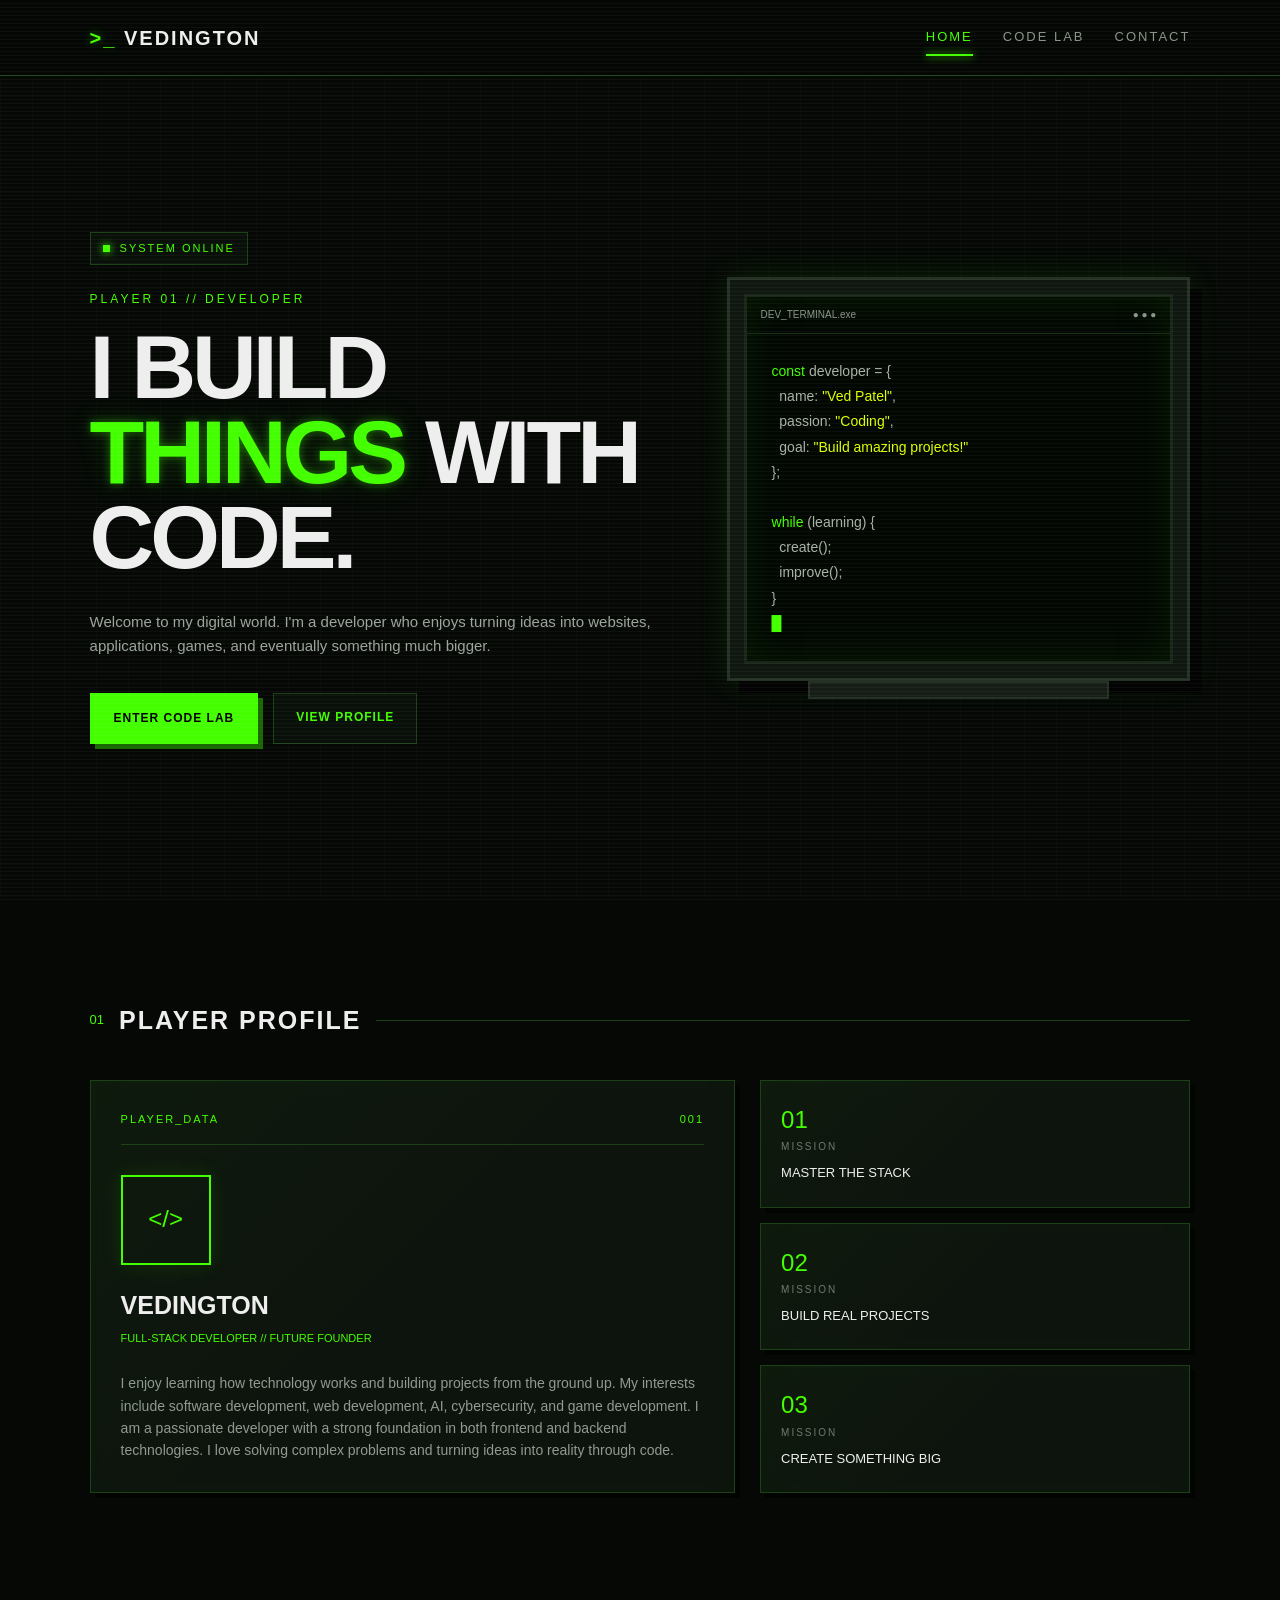
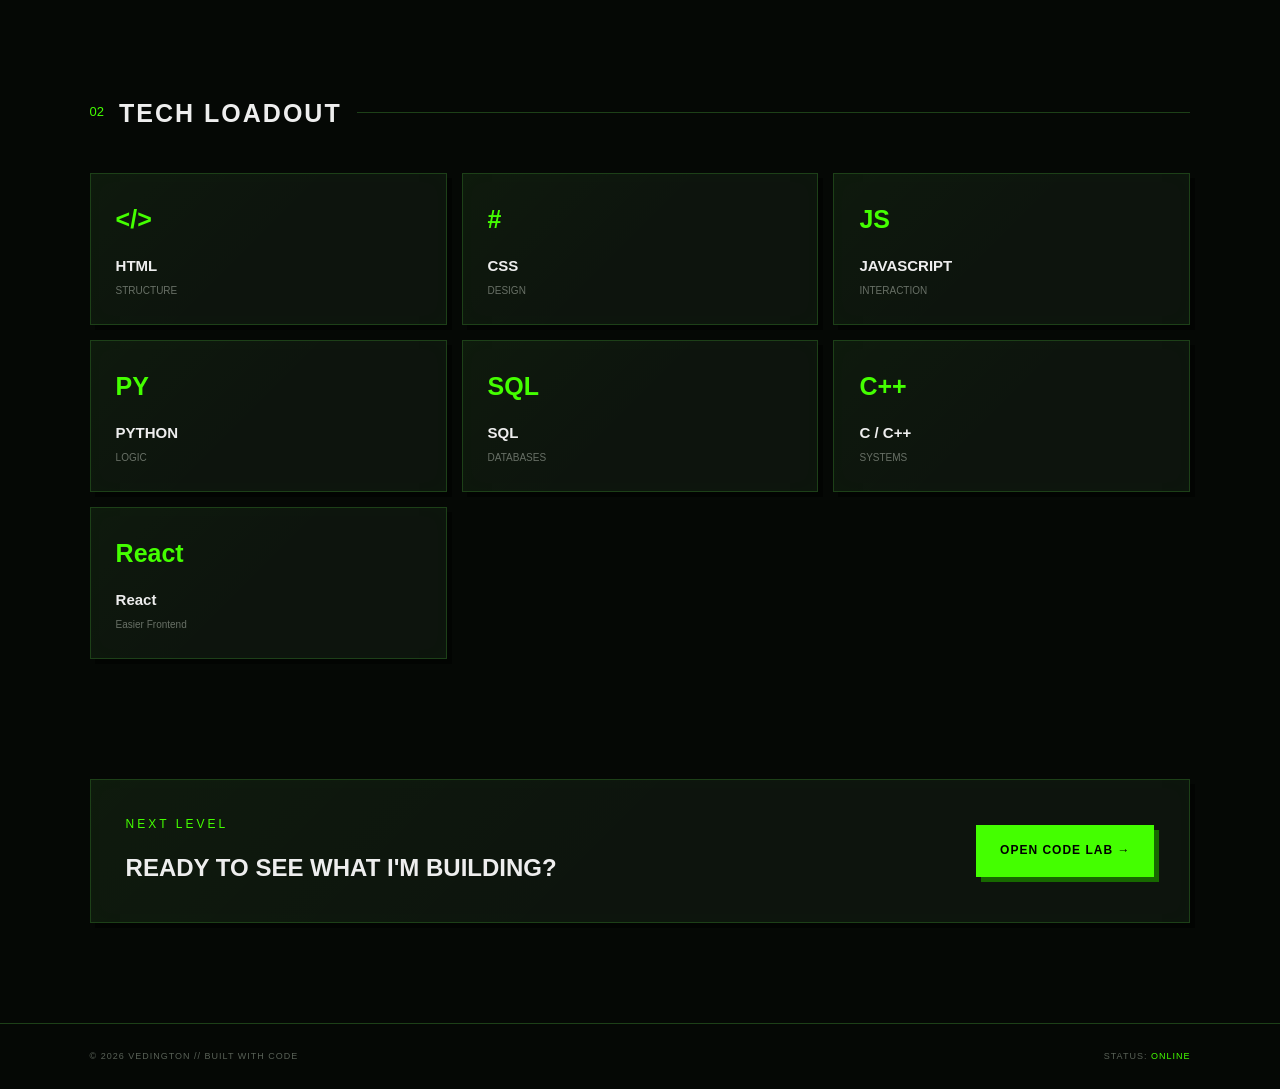
<file: index.html>
<!DOCTYPE html>
<html lang="en">
<head>
    <meta charset="UTF-8">
    <meta name="viewport" content="width=device-width, initial-scale=1.0">
    <title>VEDINGTON // CODE</title>
    <link rel="stylesheet" href="style.css">
</head>

<body>

    <!-- Retro scanline overlay -->
    <div class="scanlines"></div>

    <header class="navbar">
        <a href="index.html" class="logo">
            <span class="logo-symbol">&gt;_</span>
            VEDINGTON
        </a>

        <nav>
            <a href="index.html" class="active">HOME</a>
            <a href="projects.html">CODE LAB</a>
            <a href="contact.html">CONTACT</a>
        </nav>
    </header>

    <main>

        <!-- HERO -->
        <section class="hero">

            <div class="hero-content">

                <div class="status">
                    <span class="status-dot"></span>
                    SYSTEM ONLINE
                </div>

                <p class="small-text">PLAYER 01 // DEVELOPER</p>

                <h1>
                    I BUILD
                    <span>THINGS</span>
                    WITH CODE.
                </h1>

                <p class="hero-description">
                    Welcome to my digital world. I'm a developer who enjoys
                    turning ideas into websites, applications, games, and
                    eventually something much bigger.
                </p>

                <div class="hero-buttons">
                    <a href="projects.html" class="pixel-button primary">
                        ENTER CODE LAB
                    </a>

                    <a href="#about" class="pixel-button secondary">
                        VIEW PROFILE
                    </a>
                </div>

            </div>

            <!-- Pixel computer -->
            <div class="computer-container">

                <div class="computer">
                    <div class="screen">

                        <div class="terminal-top">
                            <span>DEV_TERMINAL.exe</span>
                            <span>● ● ●</span>
                        </div>

                        <div class="terminal-code">
                            <p><span class="green">const</span> developer = {</p>
                            <p>&nbsp;&nbsp;name: <span class="yellow">"Ved Patel"</span>,</p>
                            <p>&nbsp;&nbsp;passion: <span class="yellow">"Coding"</span>,</p>
                            <p>&nbsp;&nbsp;goal: <span class="yellow">"Build amazing projects!"</span></p>
                            <p>};</p>
                            <br>
                            <p><span class="green">while</span> (learning) {</p>
                            <p>&nbsp;&nbsp;create();</p>
                            <p>&nbsp;&nbsp;improve();</p>
                            <p>}</p>
                            <p class="cursor">█</p>
                        </div>

                    </div>
                </div>

                <div class="computer-base"></div>

            </div>

        </section>


        <!-- ABOUT -->
        <section id="about" class="section">

            <div class="section-heading">
                <span>01</span>
                <h2>PLAYER PROFILE</h2>
            </div>

            <div class="about-grid">

                <div class="profile-card panel">

                    <div class="card-header">
                        <span>PLAYER_DATA</span>
                        <span>001</span>
                    </div>

                    <div class="avatar">
                        &lt;/&gt;
                    </div>

                    <h3>VEDINGTON</h3>

                    <p class="role">
                        FULL-STACK DEVELOPER // FUTURE FOUNDER
                    </p>

                    <p>
                        I enjoy learning how technology works and building
                        projects from the ground up. My interests include
                        software development, web development, AI,
                        cybersecurity, and game development. I am a 
                        passionate developer with a strong foundation in 
                        both frontend and backend technologies. I love solving
                        complex problems and turning ideas into reality through 
                        code.
                    </p>

                </div>


                <div class="stats">

                    <div class="stat-card panel">
                        <span class="stat-number">01</span>
                        <span class="stat-label">MISSION</span>
                        <p>MASTER THE STACK</p>
                    </div>

                    <div class="stat-card panel">
                        <span class="stat-number">02</span>
                        <span class="stat-label">MISSION</span>
                        <p>BUILD REAL PROJECTS</p>
                    </div>

                    <div class="stat-card panel">
                        <span class="stat-number">03</span>
                        <span class="stat-label">MISSION</span>
                        <p>CREATE SOMETHING BIG</p>
                    </div>

                </div>

            </div>

        </section>


        <!-- SKILLS -->
        <section class="section">

            <div class="section-heading">
                <span>02</span>
                <h2>TECH LOADOUT</h2>
            </div>

            <div class="skills-grid">

                <div class="skill panel">
                    <div class="skill-icon">&lt;/&gt;</div>
                    <h3>HTML</h3>
                    <p>STRUCTURE</p>
                </div>

                <div class="skill panel">
                    <div class="skill-icon">#</div>
                    <h3>CSS</h3>
                    <p>DESIGN</p>
                </div>

                <div class="skill panel">
                    <div class="skill-icon">JS</div>
                    <h3>JAVASCRIPT</h3>
                    <p>INTERACTION</p>
                </div>

                <div class="skill panel">
                    <div class="skill-icon">PY</div>
                    <h3>PYTHON</h3>
                    <p>LOGIC</p>
                </div>

                <div class="skill panel">
                    <div class="skill-icon">SQL</div>
                    <h3>SQL</h3>
                    <p>DATABASES</p>
                </div>

                <div class="skill panel">
                    <div class="skill-icon">C++</div>
                    <h3>C / C++</h3>
                    <p>SYSTEMS</p>
                </div>

                <div class="skill panel">
                    <div class="skill-icon">React</div>
                    <h3>React</h3>
                    <p>Easier Frontend</p>
                </div>

            </div>

        </section>


        <!-- CTA -->
        <section class="cta panel">

            <div>
                <p class="small-text">NEXT LEVEL</p>
                <h2>READY TO SEE WHAT I'M BUILDING?</h2>
            </div>

            <a href="projects.html" class="pixel-button primary">
                OPEN CODE LAB →
            </a>

        </section>

    </main>


    <footer>
        <p>© 2026 VEDINGTON // BUILT WITH CODE</p>
        <p>STATUS: <span>ONLINE</span></p>
    </footer>

</body>
</html>
</file>
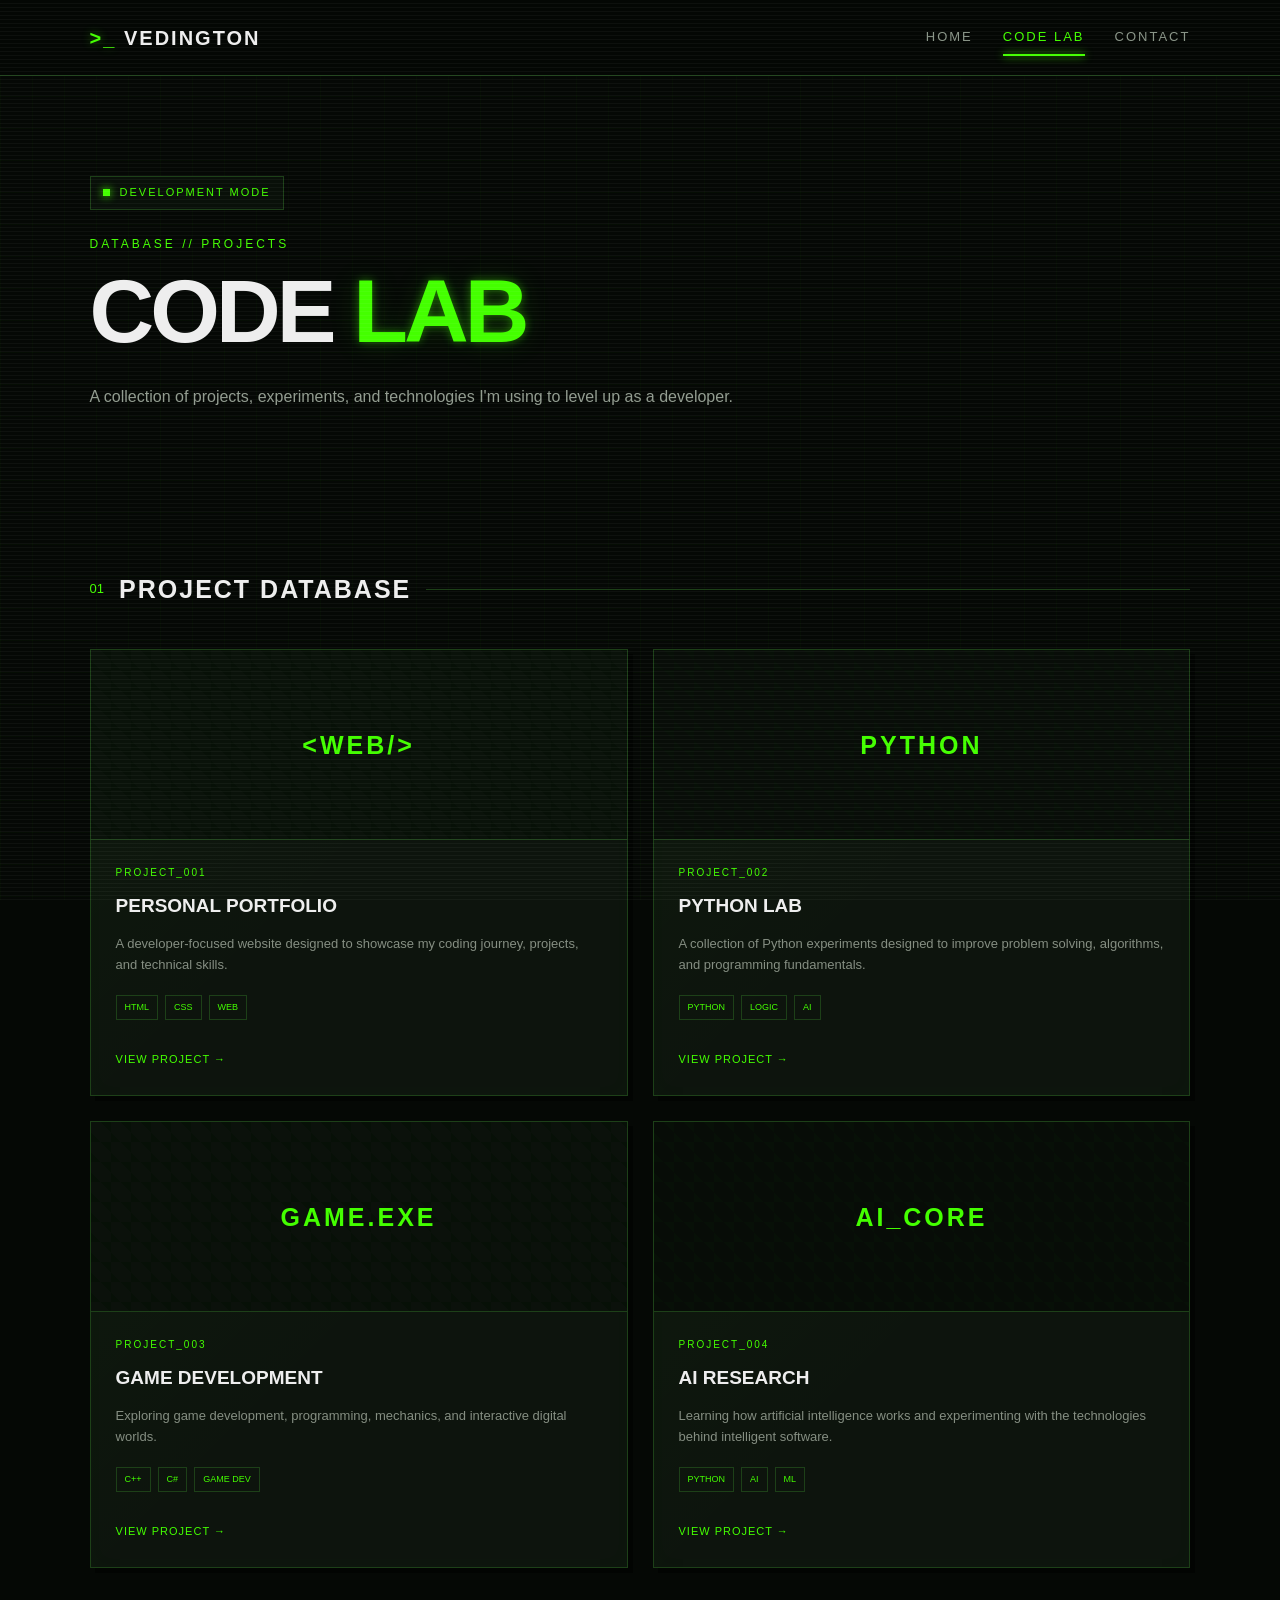
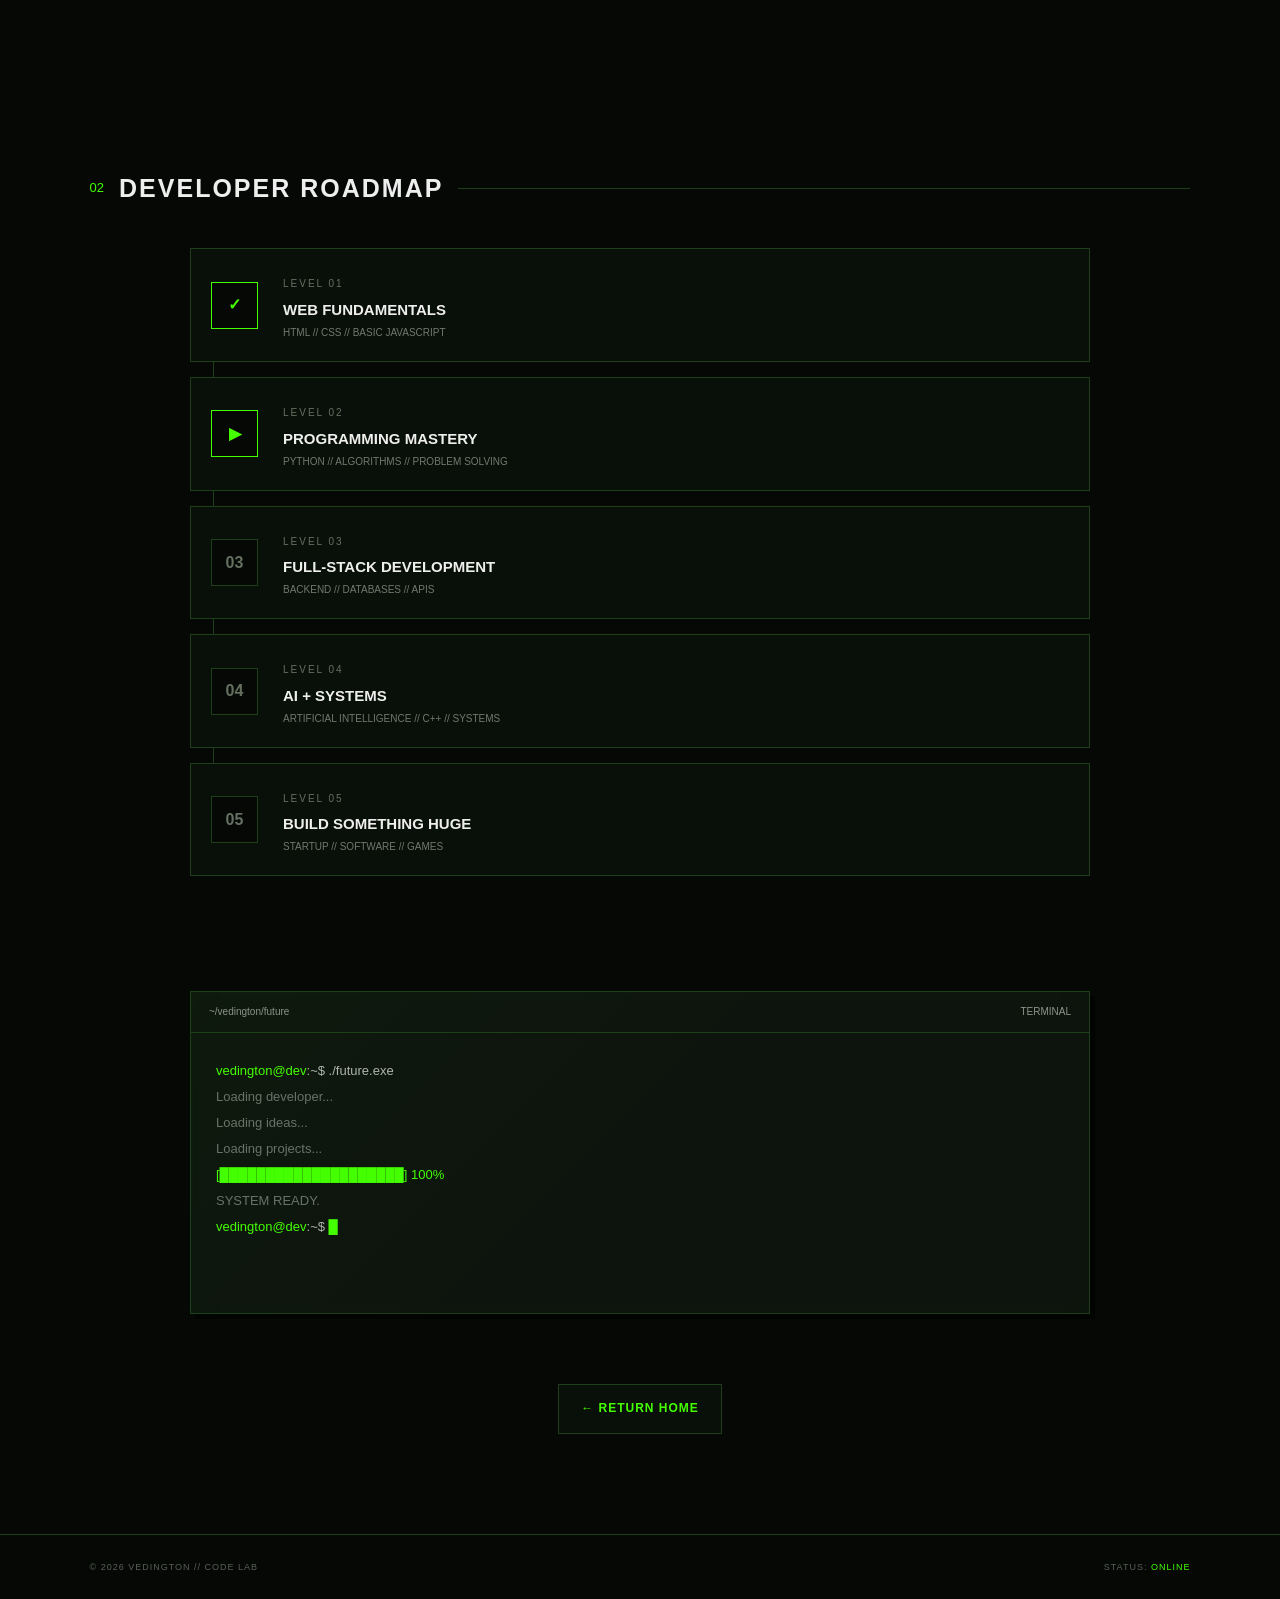
<file: projects.html>
<!DOCTYPE html>
<html lang="en">
<head>
    <meta charset="UTF-8">
    <meta name="viewport" content="width=device-width, initial-scale=1.0">
    <title>CODE LAB // VEDINGTON</title>
    <link rel="stylesheet" href="style.css">
</head>

<body>

    <div class="scanlines"></div>

    <header class="navbar">
        <a href="index.html" class="logo">
            <span class="logo-symbol">&gt;_</span>
            VEDINGTON
        </a>

        <nav>
            <a href="index.html">HOME</a>
            <a href="projects.html" class="active">CODE LAB</a>
            <a href="contact.html">CONTACT</a>
        </nav>
    </header>


    <main>

        <!-- PAGE HEADER -->
        <section class="page-header">

            <div class="status">
                <span class="status-dot"></span>
                DEVELOPMENT MODE
            </div>

            <p class="small-text">DATABASE // PROJECTS</p>

            <h1>
                CODE
                <span>LAB</span>
            </h1>

            <p>
                A collection of projects, experiments, and technologies
                I'm using to level up as a developer.
            </p>

        </section>


        <!-- PROJECTS -->
        <section class="section">

            <div class="section-heading">
                <span>01</span>
                <h2>PROJECT DATABASE</h2>
            </div>


            <div class="projects-grid">

                <article class="project-card panel">

                    <div class="project-image project-one">
                        <span>&lt;WEB/&gt;</span>
                    </div>

                    <div class="project-content">

                        <div class="project-number">
                            PROJECT_001
                        </div>

                        <h3>PERSONAL PORTFOLIO</h3>

                        <p>
                            A developer-focused website designed to showcase
                            my coding journey, projects, and technical skills.
                        </p>

                        <div class="tags">
                            <span>HTML</span>
                            <span>CSS</span>
                            <span>WEB</span>
                        </div>

                        <a href="#" class="project-link">
                            VIEW PROJECT →
                        </a>

                    </div>

                </article>


                <article class="project-card panel">

                    <div class="project-image project-two">
                        <span>PYTHON</span>
                    </div>

                    <div class="project-content">

                        <div class="project-number">
                            PROJECT_002
                        </div>

                        <h3>PYTHON LAB</h3>

                        <p>
                            A collection of Python experiments designed to
                            improve problem solving, algorithms, and
                            programming fundamentals.
                        </p>

                        <div class="tags">
                            <span>PYTHON</span>
                            <span>LOGIC</span>
                            <span>AI</span>
                        </div>

                        <a href="#" class="project-link">
                            VIEW PROJECT →
                        </a>

                    </div>

                </article>


                <article class="project-card panel">

                    <div class="project-image project-three">
                        <span>GAME.EXE</span>
                    </div>

                    <div class="project-content">

                        <div class="project-number">
                            PROJECT_003
                        </div>

                        <h3>GAME DEVELOPMENT</h3>

                        <p>
                            Exploring game development, programming,
                            mechanics, and interactive digital worlds.
                        </p>

                        <div class="tags">
                            <span>C++</span>
                            <span>C#</span>
                            <span>GAME DEV</span>
                        </div>

                        <a href="#" class="project-link">
                            VIEW PROJECT →
                        </a>

                    </div>

                </article>


                <article class="project-card panel">

                    <div class="project-image project-four">
                        <span>AI_CORE</span>
                    </div>

                    <div class="project-content">

                        <div class="project-number">
                            PROJECT_004
                        </div>

                        <h3>AI RESEARCH</h3>

                        <p>
                            Learning how artificial intelligence works and
                            experimenting with the technologies behind
                            intelligent software.
                        </p>

                        <div class="tags">
                            <span>PYTHON</span>
                            <span>AI</span>
                            <span>ML</span>
                        </div>

                        <a href="#" class="project-link">
                            VIEW PROJECT →
                        </a>

                    </div>

                </article>

            </div>

        </section>


        <!-- ROADMAP -->
        <section class="section">

            <div class="section-heading">
                <span>02</span>
                <h2>DEVELOPER ROADMAP</h2>
            </div>

            <div class="roadmap">

                <div class="roadmap-item completed">
                    <div class="roadmap-icon">✓</div>
                    <div>
                        <span>LEVEL 01</span>
                        <h3>WEB FUNDAMENTALS</h3>
                        <p>HTML // CSS // BASIC JAVASCRIPT</p>
                    </div>
                </div>

                <div class="roadmap-item active-level">
                    <div class="roadmap-icon">▶</div>
                    <div>
                        <span>LEVEL 02</span>
                        <h3>PROGRAMMING MASTERY</h3>
                        <p>PYTHON // ALGORITHMS // PROBLEM SOLVING</p>
                    </div>
                </div>

                <div class="roadmap-item">
                    <div class="roadmap-icon">03</div>
                    <div>
                        <span>LEVEL 03</span>
                        <h3>FULL-STACK DEVELOPMENT</h3>
                        <p>BACKEND // DATABASES // APIS</p>
                    </div>
                </div>

                <div class="roadmap-item">
                    <div class="roadmap-icon">04</div>
                    <div>
                        <span>LEVEL 04</span>
                        <h3>AI + SYSTEMS</h3>
                        <p>ARTIFICIAL INTELLIGENCE // C++ // SYSTEMS</p>
                    </div>
                </div>

                <div class="roadmap-item">
                    <div class="roadmap-icon">05</div>
                    <div>
                        <span>LEVEL 05</span>
                        <h3>BUILD SOMETHING HUGE</h3>
                        <p>STARTUP // SOFTWARE // GAMES</p>
                    </div>
                </div>

            </div>

        </section>


        <!-- TERMINAL -->
        <section class="terminal panel">

            <div class="terminal-header">
                <span>~/vedington/future</span>
                <span>TERMINAL</span>
            </div>

            <div class="terminal-body">

                <p>
                    <span class="green">vedington@dev</span>:~$
                    ./future.exe
                </p>

                <p class="output">
                    Loading developer...
                </p>

                <p class="output">
                    Loading ideas...
                </p>

                <p class="output">
                    Loading projects...
                </p>

                <p class="success">
                    [████████████████████] 100%
                </p>

                <p class="output">
                    SYSTEM READY.
                </p>

                <p>
                    <span class="green">vedington@dev</span>:~$
                    <span class="cursor">█</span>
                </p>

            </div>

        </section>


        <!-- BACK -->
        <div class="back-button">
            <a href="index.html" class="pixel-button secondary">
                ← RETURN HOME
            </a>
        </div>

    </main>


    <footer>
        <p>© 2026 VEDINGTON // CODE LAB</p>
        <p>STATUS: <span>ONLINE</span></p>
    </footer>

</body>
</html>
</file>
<file: style.css>
* {
    margin: 0;
    padding: 0;
    box-sizing: border-box;
    font-family: 'Sixtyfour', sans-serif;
    scrollbar-color: var(--green) var(--black);
}

html {
    scroll-behavior: smooth;
}

body {
    background: #050805;
    color: #eeeeee;
    font-family: "Courier New", monospace;
    line-height: 1.6;
    overflow-x: hidden;
}


/* ---------- VARIABLES ---------- */

:root {
    --green: #44ff00;
    --green-dark: #19a900;
    --green-glow: rgba(68, 255, 0, 0.45);
    --black: #050805;
    --dark: #0b100b;
    --panel: #0d140d;
    --border: #1d4018;
    --gray: #8a9588;
    --white: #eeeeee;
    --yellow: #dfff00;
}


/* ---------- GLOBAL ---------- */

a {
    color: inherit;
    text-decoration: none;
}

::selection {
    background: var(--green);
    color: #000;
}

body::before {
    content: "";
    position: fixed;
    inset: 0;
    pointer-events: none;
    background:
        linear-gradient(
            90deg,
            rgba(68, 255, 0, 0.025) 1px,
            transparent 1px
        ),
        linear-gradient(
            rgba(68, 255, 0, 0.025) 1px,
            transparent 1px
        );
    background-size: 32px 32px;
    z-index: -2;
}


/* ---------- SCANLINES ---------- */

.scanlines {
    position: fixed;
    inset: 0;
    pointer-events: none;
    z-index: 100;
    opacity: 0.08;

    background: repeating-linear-gradient(
        to bottom,
        transparent 0px,
        transparent 3px,
        #ffffff 4px
    );
}


/* ---------- NAVIGATION ---------- */

.navbar {
    width: 100%;
    min-height: 76px;
    padding: 0 7%;
    display: flex;
    align-items: center;
    justify-content: space-between;

    border-bottom: 1px solid var(--border);
    background: rgba(5, 8, 5, 0.94);

    position: relative;
    z-index: 10;
}

.logo {
    font-size: 20px;
    font-weight: bold;
    letter-spacing: 2px;
    color: var(--white);
}

.logo-symbol {
    color: var(--green);
    text-shadow: 0 0 10px var(--green-glow);
}

.navbar nav {
    display: flex;
    gap: 30px;
}

.navbar nav a {
    font-size: 13px;
    letter-spacing: 2px;
    color: var(--gray);
    padding: 8px 0;
    position: relative;
}

.navbar nav a:hover,
.navbar nav a.active {
    color: var(--green);
}

.navbar nav a.active::after {
    content: "";
    position: absolute;
    bottom: 0;
    left: 0;
    width: 100%;
    height: 2px;
    background: var(--green);
    box-shadow: 0 0 8px var(--green);
}


/* ---------- HERO ---------- */

.hero {
    min-height: calc(100vh - 76px);
    padding: 80px 7%;

    display: grid;
    grid-template-columns: 1.1fr 0.9fr;
    align-items: center;
    gap: 70px;
}

.hero-content {
    max-width: 700px;
}

.status {
    display: inline-flex;
    align-items: center;
    gap: 10px;

    padding: 7px 12px;
    margin-bottom: 25px;

    border: 1px solid var(--border);
    background: #091009;

    color: var(--green);
    font-size: 11px;
    letter-spacing: 2px;
}

.status-dot {
    width: 7px;
    height: 7px;
    background: var(--green);
    box-shadow: 0 0 8px var(--green);
    animation: blink 1.2s infinite;
}

@keyframes blink {
    50% {
        opacity: 0.25;
    }
}

.small-text {
    color: var(--green);
    font-size: 12px;
    letter-spacing: 3px;
    margin-bottom: 15px;
}

.hero h1,
.page-header h1 {
    font-size: clamp(48px, 7vw, 92px);
    line-height: 0.95;
    letter-spacing: -4px;
    margin-bottom: 30px;
}

.hero h1 span,
.page-header h1 span {
    color: var(--green);
    text-shadow:
        0 0 10px rgba(68, 255, 0, 0.4),
        0 0 30px rgba(68, 255, 0, 0.15);
}

.hero-description {
    max-width: 620px;
    color: #9ca59b;
    font-size: 15px;
    margin-bottom: 35px;
}


/* ---------- BUTTONS ---------- */

.hero-buttons {
    display: flex;
    flex-wrap: wrap;
    gap: 15px;
}

.pixel-button {
    display: inline-block;
    padding: 14px 22px;

    font-size: 12px;
    font-weight: bold;
    letter-spacing: 1px;

    transition: 0.15s;
}

.pixel-button.primary {
    background: var(--green);
    color: #000;
    border: 2px solid var(--green);
    box-shadow: 5px 5px 0 #176900;
}

.pixel-button.primary:hover {
    transform: translate(3px, 3px);
    box-shadow: 2px 2px 0 #176900;
}

.pixel-button.secondary {
    border: 1px solid var(--border);
    color: var(--green);
    background: #091009;
}

.pixel-button.secondary:hover {
    background: var(--green);
    color: #000;
}


/* ---------- RETRO COMPUTER ---------- */

.computer-container {
    width: 100%;
    max-width: 520px;
    justify-self: center;
}

.computer {
    padding: 14px;
    background: #101610;
    border: 3px solid #263126;

    box-shadow:
        12px 12px 0 #020302,
        0 0 30px rgba(68, 255, 0, 0.1);
}

.screen {
    min-height: 350px;
    background: #020702;
    border: 3px solid #192619;
    box-shadow: inset 0 0 40px rgba(68, 255, 0, 0.08);
}

.terminal-top {
    display: flex;
    justify-content: space-between;

    padding: 10px 14px;

    border-bottom: 1px solid #173014;
    color: var(--gray);

    font-size: 10px;
}

.terminal-code {
    padding: 25px;
    color: #a8b2a5;
    font-size: 14px;
    line-height: 1.8;
}

.green {
    color: var(--green);
}

.yellow {
    color: var(--yellow);
}

.cursor {
    color: var(--green);
    animation: blink 1s infinite;
}

.computer-base {
    width: 65%;
    height: 18px;
    margin: 0 auto;
    background: #161d16;
    border: 2px solid #263126;
}


/* ---------- SECTIONS ---------- */

.section {
    padding: 100px 7%;
}

.section-heading {
    display: flex;
    align-items: center;
    gap: 15px;

    margin-bottom: 40px;
}

.section-heading > span {
    color: var(--green);
    font-size: 13px;
}

.section-heading h2 {
    font-size: 25px;
    letter-spacing: 2px;
}

.section-heading::after {
    content: "";
    height: 1px;
    flex: 1;
    background: var(--border);
}


/* ---------- PANELS ---------- */

.panel {
    background:
        linear-gradient(
            135deg,
            rgba(68, 255, 0, 0.025),
            transparent 50%
        ),
        var(--panel);

    border: 1px solid var(--border);

    box-shadow:
        5px 5px 0 #020402,
        inset 0 0 20px rgba(68, 255, 0, 0.02);
}


/* ---------- ABOUT ---------- */

.about-grid {
    display: grid;
    grid-template-columns: 1.2fr 0.8fr;
    gap: 25px;
}

.profile-card {
    padding: 30px;
}

.card-header {
    display: flex;
    justify-content: space-between;

    padding-bottom: 15px;
    margin-bottom: 30px;

    border-bottom: 1px solid var(--border);

    color: var(--green);
    font-size: 11px;
    letter-spacing: 2px;
}

.avatar {
    width: 90px;
    height: 90px;

    display: grid;
    place-items: center;

    margin-bottom: 20px;

    border: 2px solid var(--green);
    color: var(--green);

    font-size: 24px;

    box-shadow: 0 0 20px rgba(68, 255, 0, 0.12);
}

.profile-card h3 {
    font-size: 25px;
    margin-bottom: 5px;
}

.role {
    color: var(--green);
    font-size: 11px;
    margin-bottom: 25px;
}

.profile-card > p:last-child {
    color: #919a90;
    font-size: 14px;
    max-width: 650px;
}

.stats {
    display: grid;
    gap: 15px;
}

.stat-card {
    padding: 20px;
    position: relative;
}

.stat-number {
    display: block;
    color: var(--green);
    font-size: 24px;
}

.stat-label {
    display: block;
    color: #6f796e;
    font-size: 10px;
    letter-spacing: 2px;
}

.stat-card p {
    margin-top: 8px;
    font-size: 13px;
}


/* ---------- SKILLS ---------- */

.skills-grid {
    display: grid;
    grid-template-columns: repeat(3, 1fr);
    gap: 15px;
}

.skill {
    padding: 25px;
    transition: 0.2s;
}

.skill:hover {
    border-color: var(--green);
    transform: translateY(-4px);
    box-shadow:
        5px 5px 0 #020402,
        0 0 20px rgba(68, 255, 0, 0.1);
}

.skill-icon {
    color: var(--green);
    font-size: 25px;
    font-weight: bold;
    margin-bottom: 15px;
}

.skill h3 {
    font-size: 15px;
}

.skill p {
    color: #687066;
    font-size: 10px;
    margin-top: 5px;
}


/* ---------- CTA ---------- */

.cta {
    margin: 20px 7% 100px;
    padding: 35px;

    display: flex;
    justify-content: space-between;
    align-items: center;
    gap: 30px;
}

.cta h2 {
    font-size: 24px;
    max-width: 600px;
}


/* ---------- PAGE HEADER ---------- */

.page-header {
    padding: 100px 7% 60px;
    max-width: 900px;
}

.page-header p:last-child {
    color: #929c90;
    max-width: 650px;
}


/* ---------- PROJECTS ---------- */

.projects-grid {
    display: grid;
    grid-template-columns: repeat(2, 1fr);
    gap: 25px;
}

.project-card {
    overflow: hidden;
    transition: 0.2s;
}

.project-card:hover {
    transform: translateY(-5px);
    border-color: var(--green);
}

.project-image {
    height: 190px;

    display: grid;
    place-items: center;

    border-bottom: 1px solid var(--border);

    font-size: 25px;
    font-weight: bold;
    letter-spacing: 3px;

    color: var(--green);

    background:
        linear-gradient(
            45deg,
            #071007 25%,
            transparent 25%,
            transparent 75%,
            #071007 75%
        );

    background-size: 20px 20px;
}

.project-one {
    background-color: #0a120a;
}

.project-two {
    background-color: #080d08;
}

.project-three {
    background-color: #0b110b;
}

.project-four {
    background-color: #070c07;
}

.project-content {
    padding: 25px;
}

.project-number {
    color: var(--green);
    font-size: 10px;
    letter-spacing: 2px;
    margin-bottom: 10px;
}

.project-content h3 {
    font-size: 19px;
    margin-bottom: 12px;
}

.project-content p {
    color: #858e82;
    font-size: 13px;
    margin-bottom: 20px;
}

.tags {
    display: flex;
    flex-wrap: wrap;
    gap: 7px;
    margin-bottom: 25px;
}

.tags span {
    padding: 4px 8px;

    border: 1px solid var(--border);

    color: var(--green);
    font-size: 9px;
}

.project-link {
    color: var(--green);
    font-size: 11px;
    letter-spacing: 1px;
}

.project-link:hover {
    text-shadow: 0 0 8px var(--green);
}


/* ---------- ROADMAP ---------- */

.roadmap {
    position: relative;
    max-width: 900px;
    margin: auto;
}

.roadmap::before {
    content: "";
    position: absolute;
    left: 23px;
    top: 25px;
    bottom: 25px;
    width: 1px;
    background: var(--border);
}

.roadmap-item {
    position: relative;

    display: flex;
    align-items: center;
    gap: 25px;

    padding: 20px;
    margin-bottom: 15px;

    background: #091009;
    border: 1px solid var(--border);
}

.roadmap-icon {
    width: 47px;
    height: 47px;
    flex-shrink: 0;

    display: grid;
    place-items: center;

    background: #050805;
    border: 1px solid var(--border);

    color: #657060;
    font-weight: bold;
}

.roadmap-item.completed .roadmap-icon,
.roadmap-item.active-level .roadmap-icon {
    border-color: var(--green);
    color: var(--green);
}

.roadmap-item span {
    color: #667060;
    font-size: 10px;
    letter-spacing: 2px;
}

.roadmap-item h3 {
    font-size: 15px;
    margin: 3px 0;
}

.roadmap-item p {
    color: #70796d;
    font-size: 10px;
}


/* ---------- TERMINAL ---------- */

.terminal {
    max-width: 900px;
    margin: 0 auto 70px;
}

.terminal-header {
    display: flex;
    justify-content: space-between;

    padding: 12px 18px;

    border-bottom: 1px solid var(--border);

    color: var(--gray);
    font-size: 10px;
}

.terminal-body {
    padding: 25px;
    min-height: 280px;

    color: #adb6a9;
    font-size: 13px;
    line-height: 2;
}

.output {
    color: #687367;
}

.success {
    color: var(--green);
}

.back-button {
    text-align: center;
    padding-bottom: 100px;
}


/* ---------- FOOTER ---------- */

footer {
    padding: 25px 7%;

    display: flex;
    justify-content: space-between;

    border-top: 1px solid var(--border);

    color: #596157;
    font-size: 9px;
    letter-spacing: 1px;
}

footer span {
    color: var(--green);
}

.carousel {
    position: relative;
    x: 50%;
    overflow: hidden;
    max-width: 800px;
}

.slides {
    display: flex;
    transition: transform 0.5s ease-in-out;
}

.slides img {
    width: 100%;
    flex-shrink: 0;
    height: 450px;
    object-fit: cover;
}

.next, .prev {
    position: absolute;
    top: 50%;
    transform: translateY(-50%);
    background-color: rgba(0, 0, 0, 0.5);
    color: white;
    border: none;
    padding: 10px;
    cursor: pointer;
}

.prev {
    left: 10px;
}

.next {
    right: 10px;
}

.surpriseContent {
    z-index: 9090938184798174;
    position: fixed;
    top: 50%;
    left: 50%;
    display: none;
    background-color: black;
    color: inherit;
    border-radius: 6px;
    padding: 20px;
    cursor: pointer;
}


/* ---------- RESPONSIVE ---------- */

@media (max-width: 900px) {

    .hero {
        grid-template-columns: 1fr;
        padding-top: 60px;
    }

    .computer-container {
        max-width: 600px;
    }

    .about-grid {
        grid-template-columns: 1fr;
    }

    .skills-grid {
        grid-template-columns: repeat(2, 1fr);
    }

    .projects-grid {
        grid-template-columns: 1fr;
    }
}


@media (max-width: 600px) {

    .navbar {
        padding: 0 5%;
    }

    .navbar nav {
        gap: 15px;
    }

    .navbar nav a {
        font-size: 10px;
    }

    .hero,
    .section,
    .page-header {
        padding-left: 5%;
        padding-right: 5%;
    }

    .hero h1,
    .page-header h1 {
        font-size: 48px;
        letter-spacing: -2px;
    }

    .skills-grid {
        grid-template-columns: 1fr;
    }

    .cta {
        margin-left: 5%;
        margin-right: 5%;
        flex-direction: column;
        align-items: flex-start;
    }

    .cta h2 {
        font-size: 19px;
    }

    .computer {
        box-shadow: 6px 6px 0 #020302;
    }

    .terminal-code {
        font-size: 11px;
        padding: 18px;
    }

    footer {
        flex-direction: column;
        gap: 8px;
    }
}
</file>
